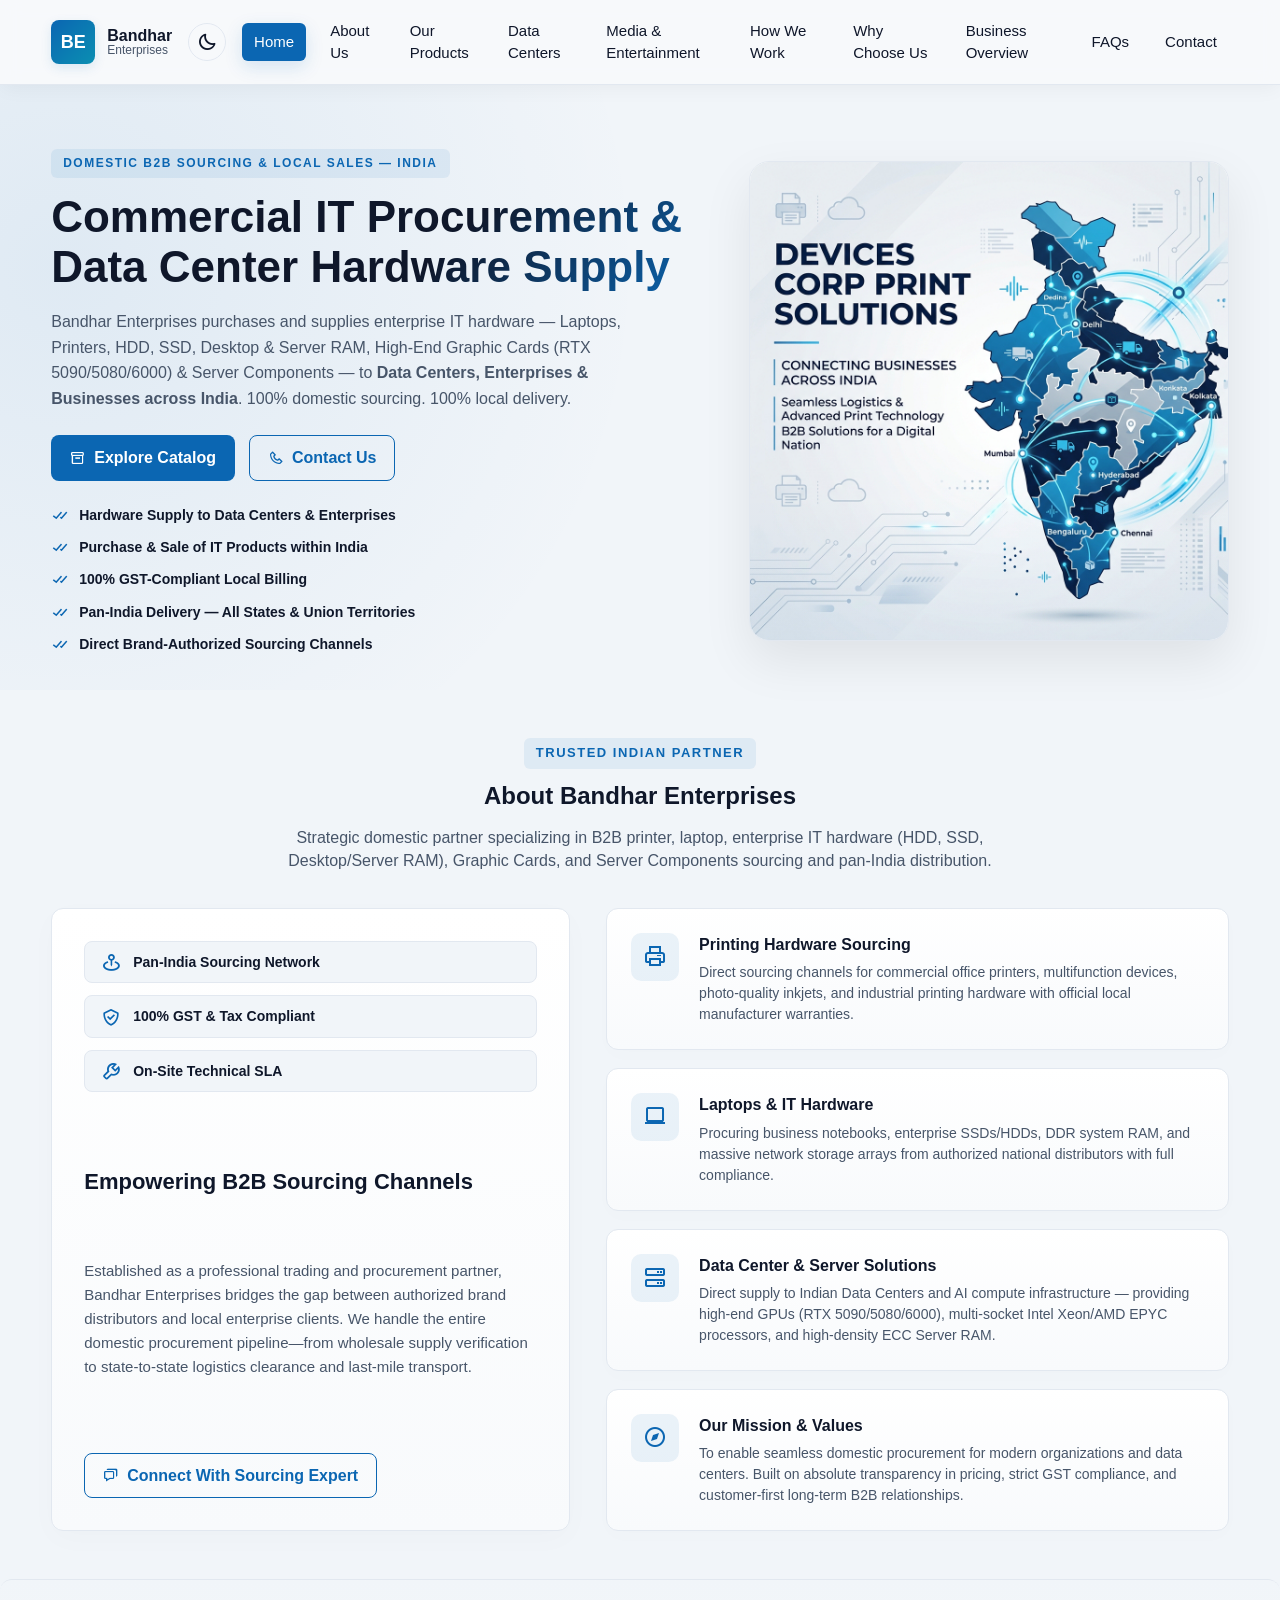
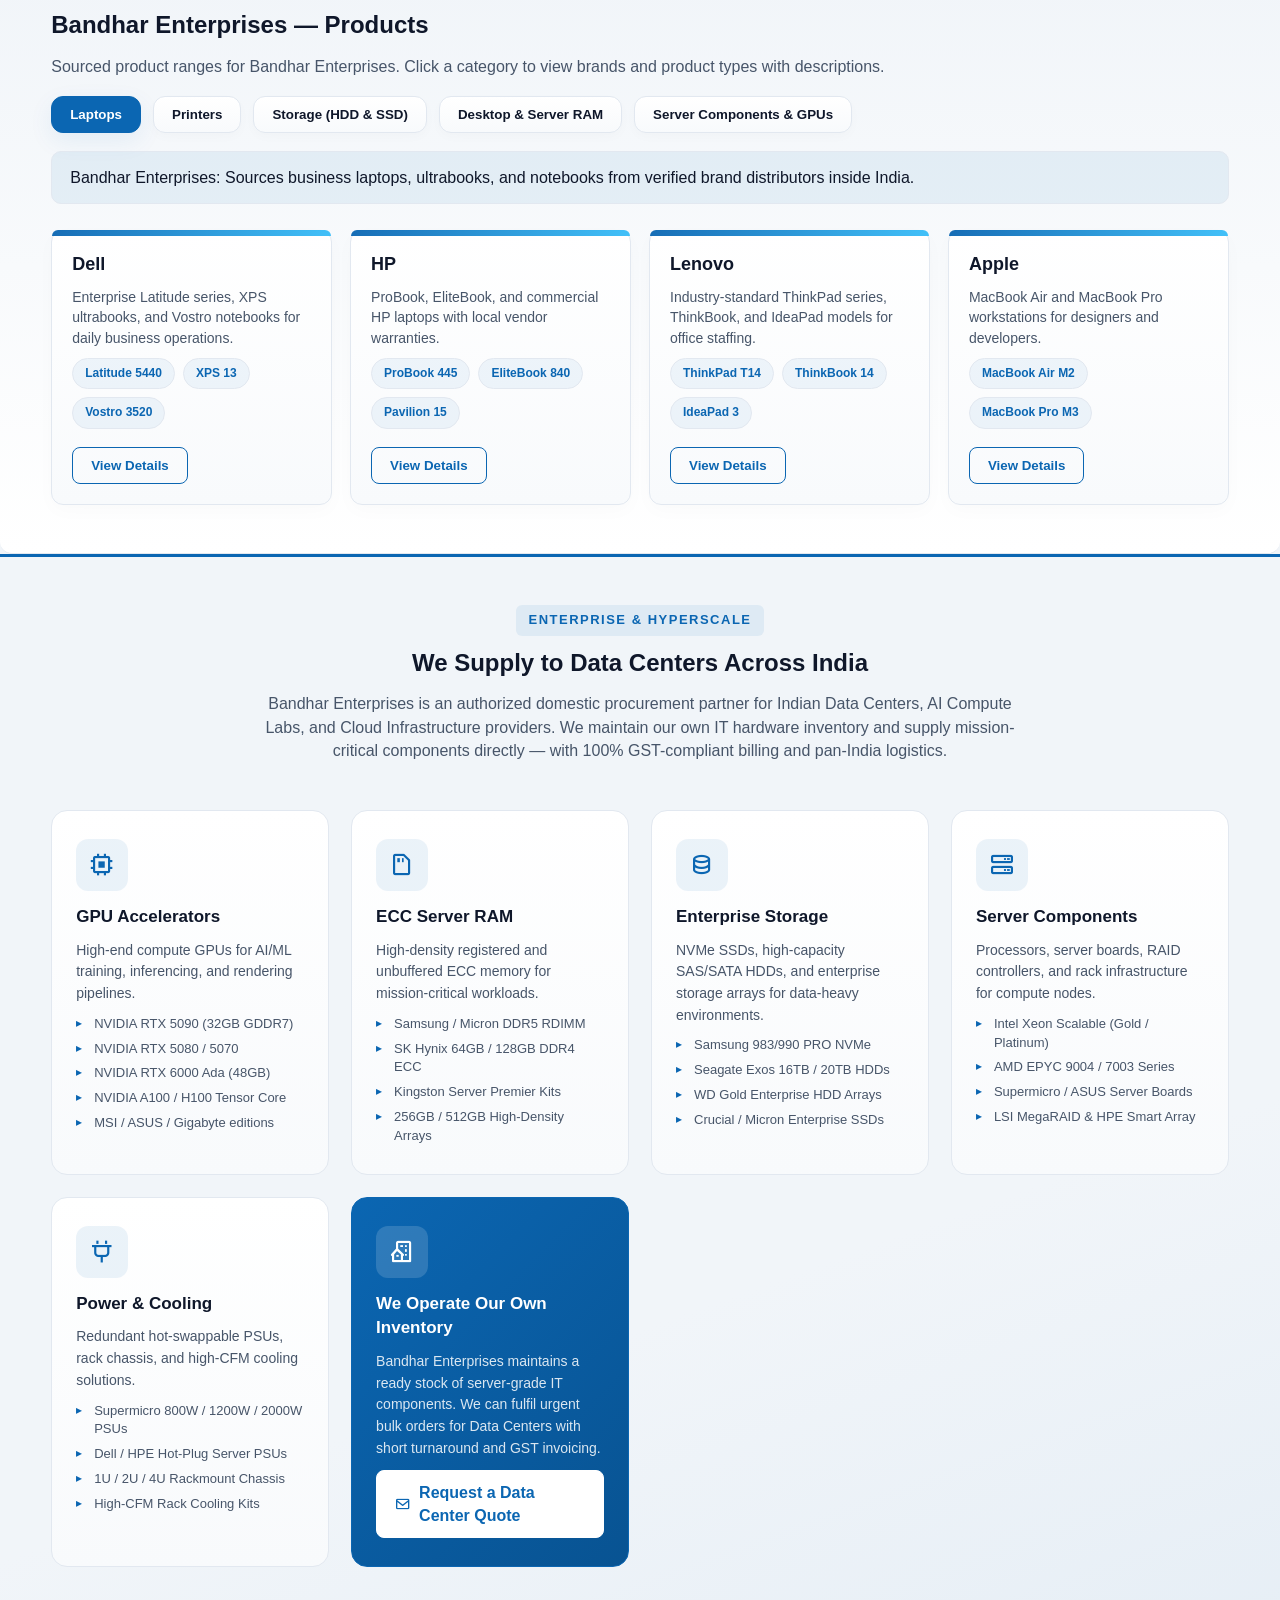
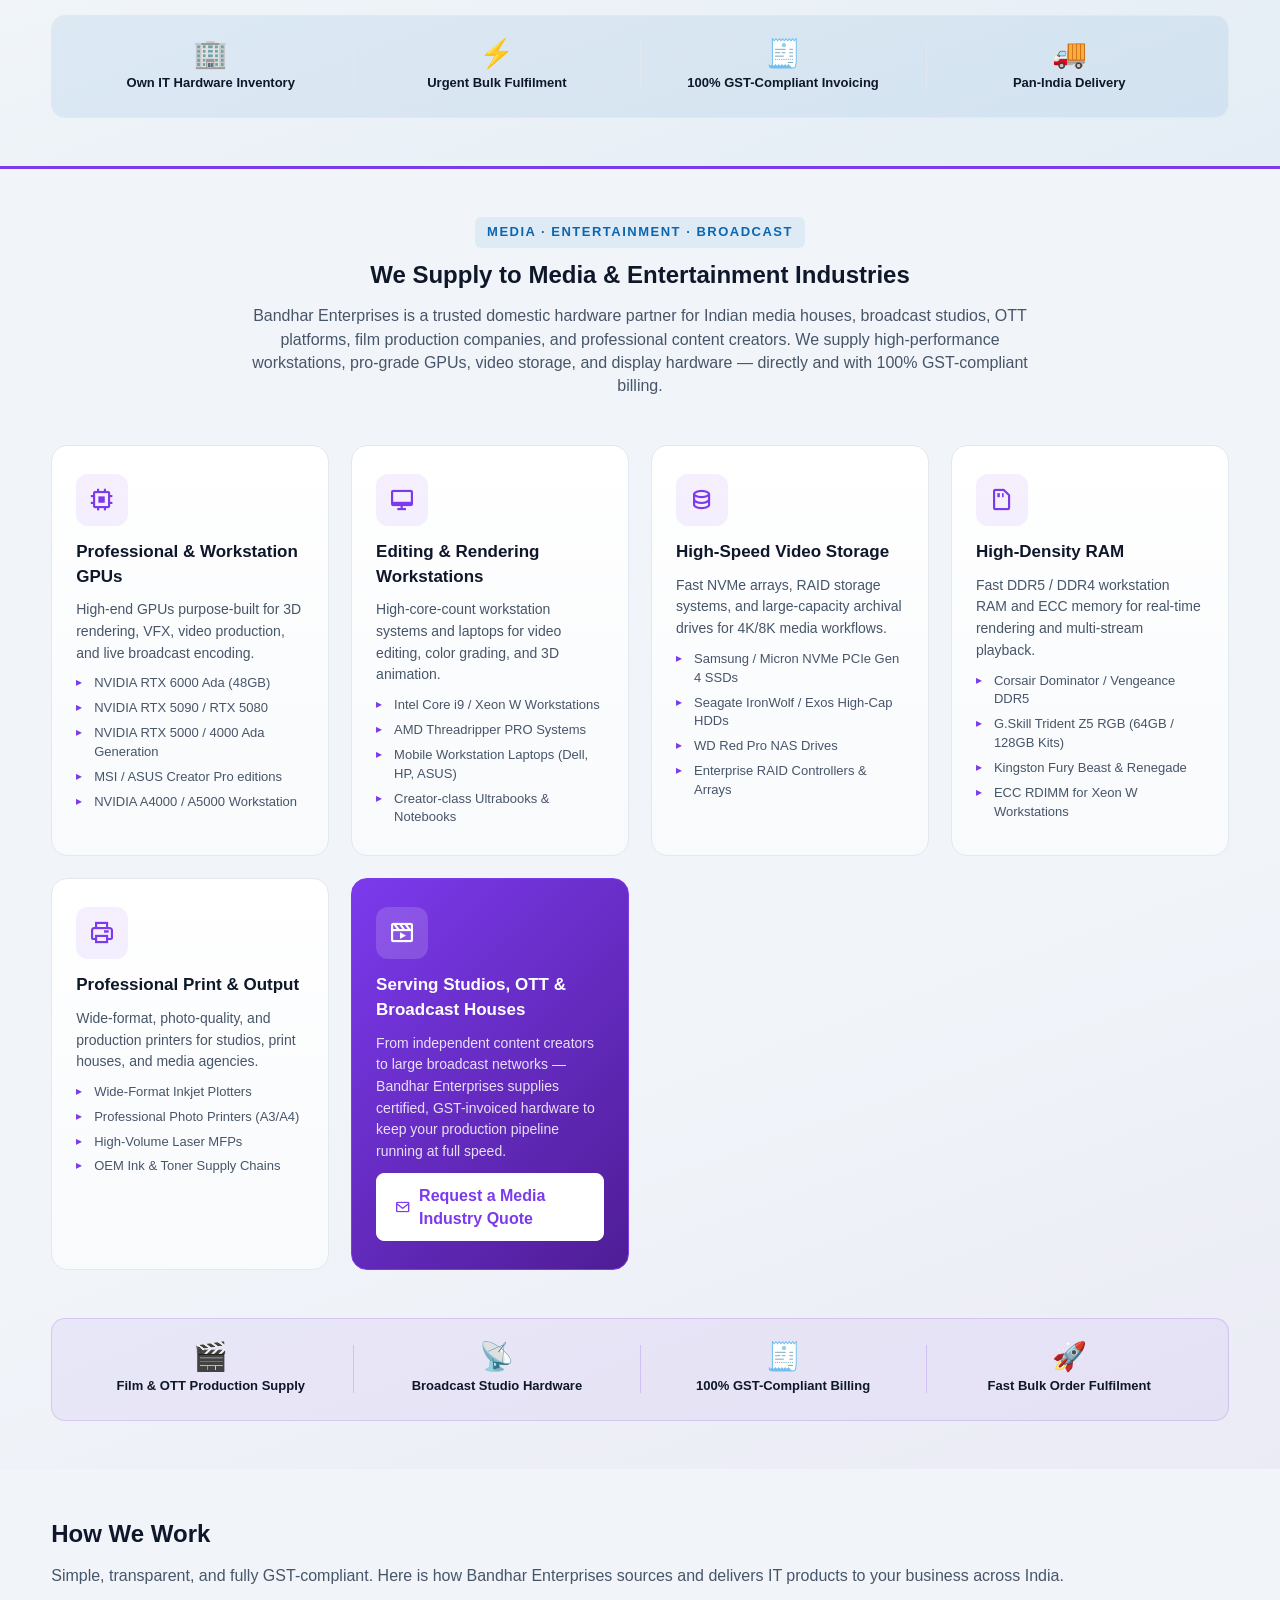
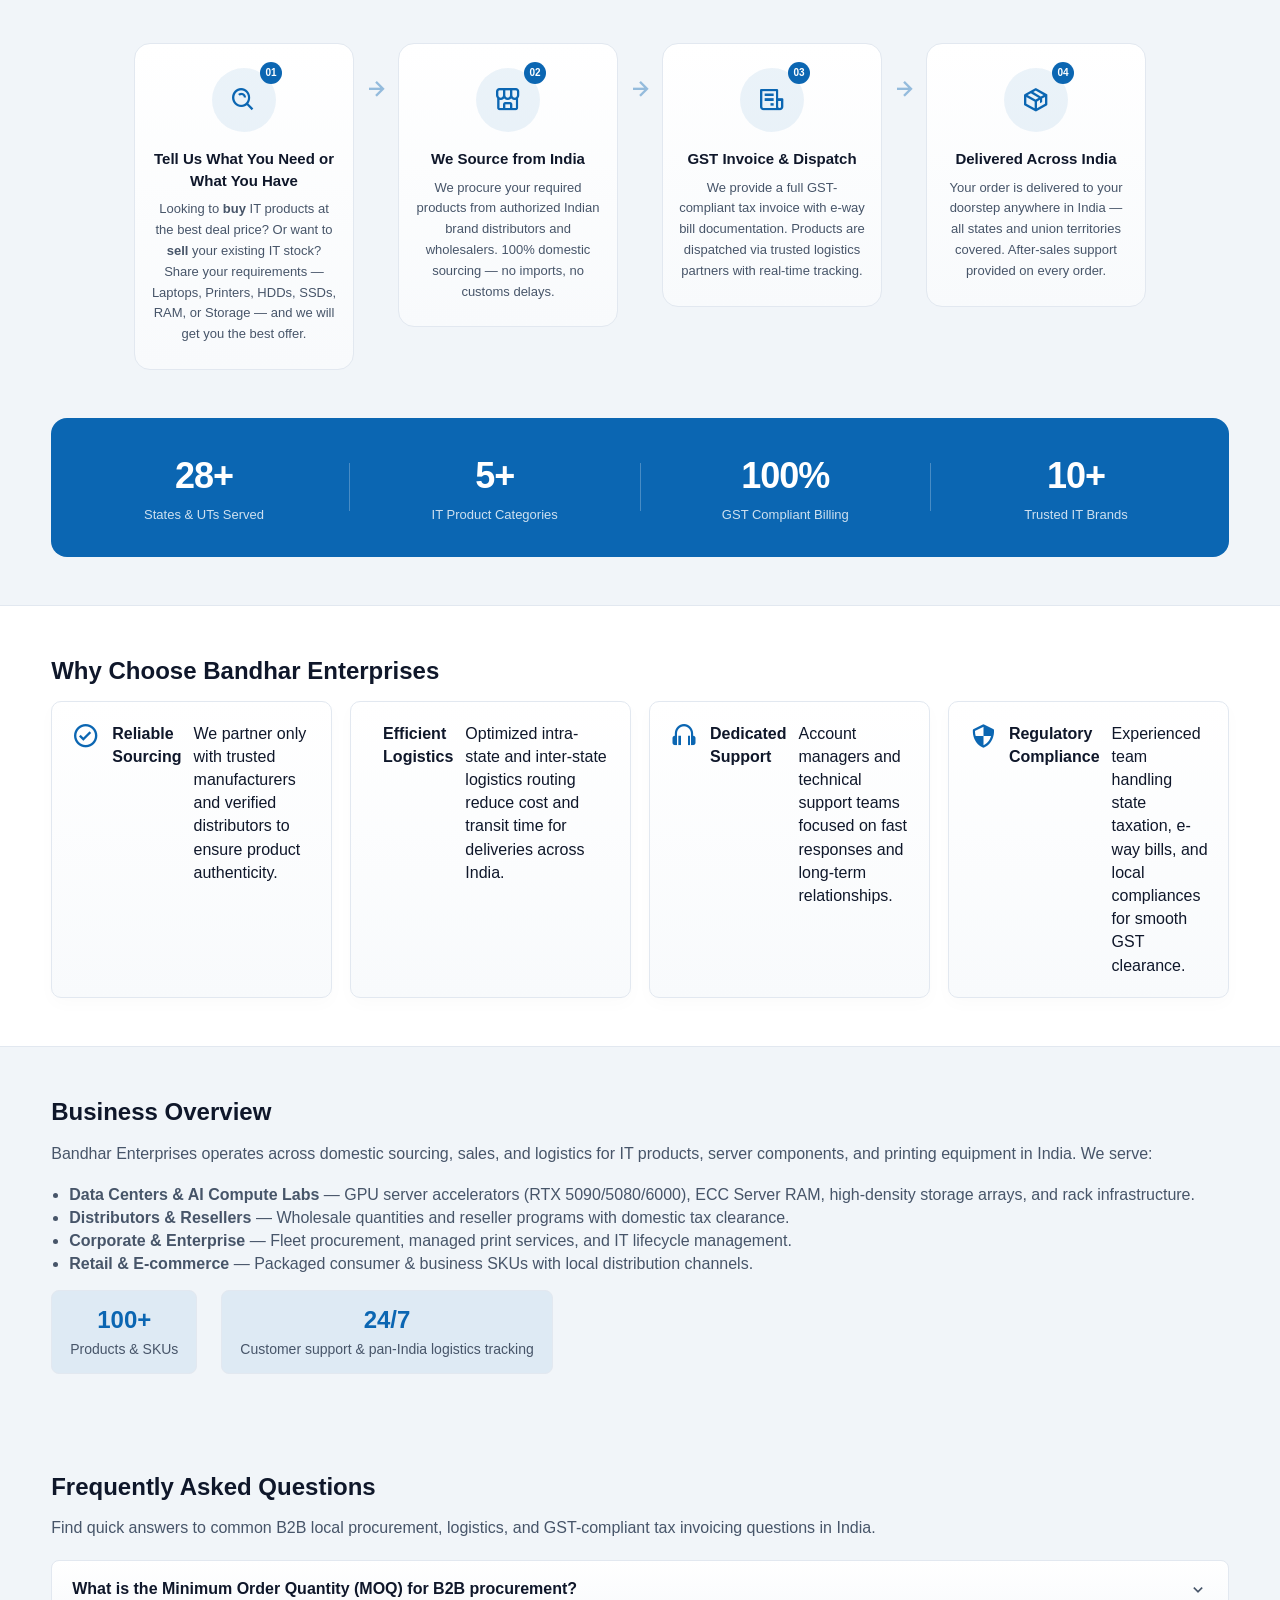
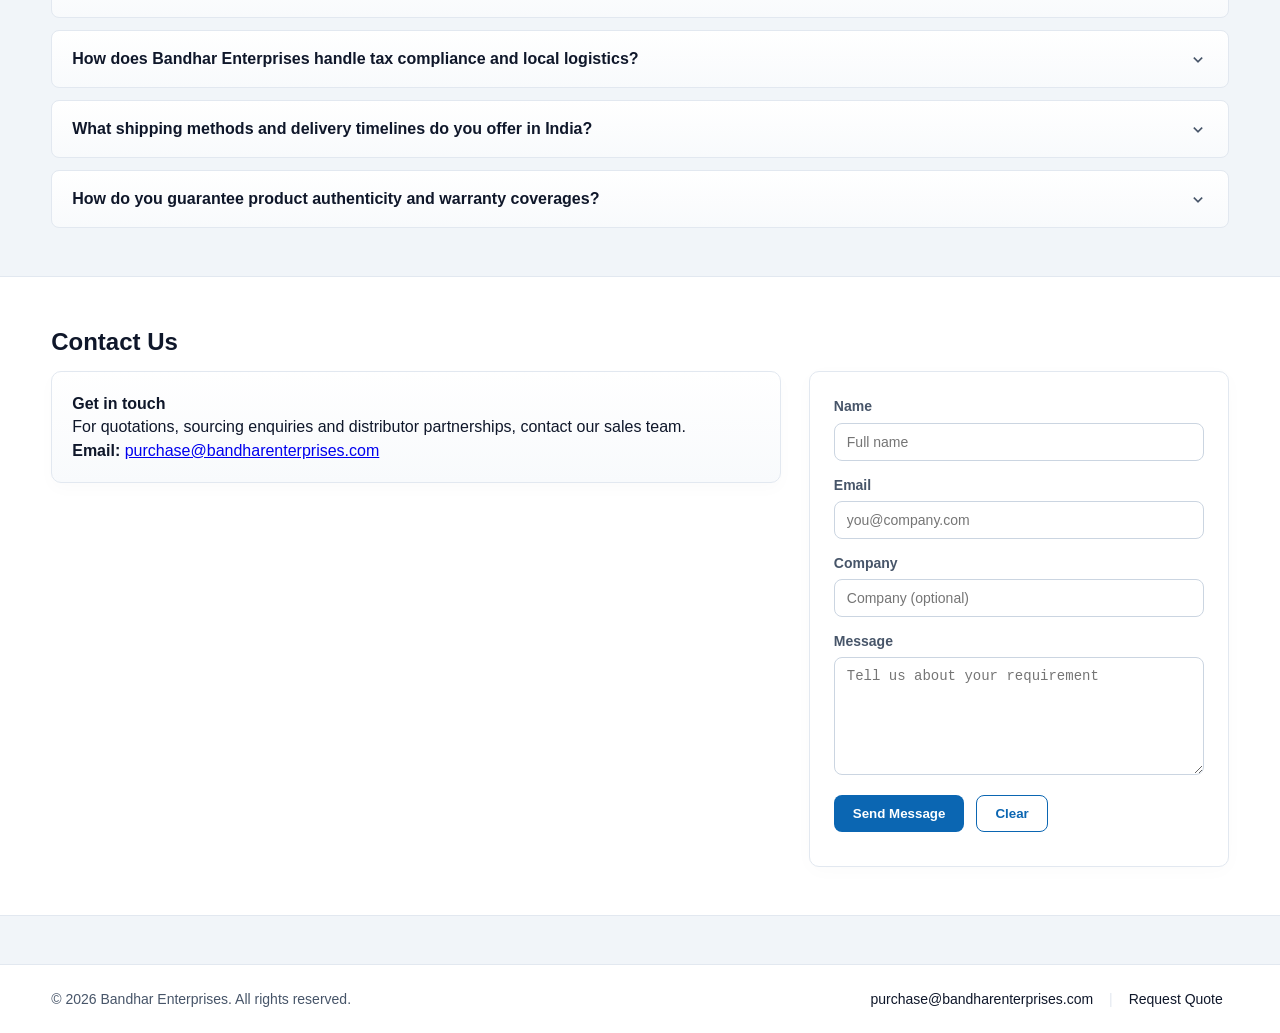
<file: index.html>
<!DOCTYPE html>
<!-- Bandhar Enterprises v1.0.1 -->
<html lang="en">
<head>
  <meta charset="utf-8" />
  <meta name="viewport" content="width=device-width,initial-scale=1" />
  <title>Bandhar Enterprises — B2B Printer Sourcing & IT Hardware Procurement India</title>

  <!-- SEO Metadata -->
  <meta name="description" content="Bandhar Enterprises is your trusted partner for commercial printer sourcing, wholesale office printing solutions, business IT hardware procurement, GST tax compliance, and pan-India logistics." />
  <meta name="keywords" content="printer sourcing India, wholesale printers, B2B IT hardware India, commercial office printers, office laptops Pune, office printers Mumbai, local IT procurement, GST input tax credit, pan-India IT supply chain" />
  <meta name="robots" content="index, follow" />
  <meta name="author" content="Bandhar Enterprises" />

  <!-- Canonical URL -->
  <link rel="canonical" href="https://bandhar-enterprises.netlify.app/" />

  <!-- Sitemap reference -->
  <link rel="sitemap" type="application/xml" href="/sitemap.xml" />

  <!-- Geographic & Language targeting for India -->
  <meta name="geo.region" content="IN" />
  <meta name="geo.placename" content="India" />
  <meta name="language" content="English" />
  <meta name="revisit-after" content="7 days" />

  <!-- Google Search Console Verification -->
  <meta name="google-site-verification" content="google05a6a65c467ba237" />

  <!-- Open Graph / Facebook -->
  <meta property="og:type" content="website" />
  <meta property="og:url" content="https://bandharenterprises.com/" />
  <meta property="og:title" content="Bandhar Enterprises — B2B Printer Sourcing & IT Hardware Procurement India" />
  <meta property="og:description" content="Get high-quality commercial printers, laptops, and IT hardware sourced domestically in India with 100% GST-compliant billing, express logistics, and local warranty support." />
  <meta property="og:image" content="hero_india_local.png" />

  <!-- Twitter -->
  <meta property="twitter:card" content="summary_large_image" />
  <meta property="twitter:url" content="https://bandharenterprises.com/" />
  <meta property="twitter:title" content="Bandhar Enterprises — B2B Printer Sourcing & IT Hardware Procurement India" />
  <meta property="twitter:description" content="Get high-quality commercial printers, laptops, and IT hardware sourced domestically in India with 100% GST-compliant billing, express logistics, and local warranty support." />
  <meta property="twitter:image" content="hero_india_local.png" />

  <!-- Styles -->
  <link rel="stylesheet" href="style.css?v=2.4" />

  <!-- Icons -->
  <link href="https://unpkg.com/boxicons@2.1.4/css/boxicons.min.css" rel="stylesheet" />

  <!-- Schema.org B2B JSON-LD -->
  <script type="application/ld+json">
  {
    "@context": "https://schema.org",
    "@type": "Organization",
    "name": "Bandhar Enterprises",
    "alternateName": "Bandhar Enterprises Sourcing & Distribution",
    "url": "https://bandharenterprises.com",
    "logo": "https://bandharenterprises.com/hero_india_local.png",
    "description": "Bandhar Enterprises is a leading B2B sourcing partner in India, supplying verified commercial printers, office laptops, consumer electronics, and enterprise hardware.",
    "contactPoint": {
      "@type": "ContactPoint",
      "email": "purchase@bandharenterprises.com",
      "contactType": "sales",
      "areaServed": "IN",
      "availableLanguage": ["en", "hi"]
    }
  }
  </script>
</head>
<body>
  <!-- Header -->
  <header class="site-header">
    <div class="container header-inner">
      <a class="brand" href="#home">
        <div class="brand-logo" aria-hidden="true">BE</div>
        <div class="brand-text">
          <span class="company">Bandhar</span>
          <span class="line">Enterprises</span>
        </div>
      </a>

      <div class="header-controls">
        <button id="themeToggle" class="theme-toggle-btn" aria-label="Toggle light and dark theme">
          <i class='bx bx-moon' id="themeIcon"></i>
        </button>
        <button class="nav-toggle" id="navToggle" aria-label="Toggle navigation">
          <i class='bx bx-menu'></i>
        </button>
      </div>

      <nav class="nav" id="nav">
        <a href="#home" class="nav-link active">Home</a>
        <a href="#about" class="nav-link">About Us</a>
        <a href="#products-bandhar" class="nav-link">Our Products</a>
        <a href="#datacenter" class="nav-link">Data Centers</a>
        <a href="#media-industry" class="nav-link">Media & Entertainment</a>
        <a href="#how-we-work" class="nav-link">How We Work</a>
        <a href="#why" class="nav-link">Why Choose Us</a>
        <a href="#overview" class="nav-link">Business Overview</a>
        <a href="#faq" class="nav-link">FAQs</a>
        <a href="#contact" class="nav-link">Contact</a>
      </nav>
    </div>
  </header>

  <!-- Hero -->
  <section id="home" class="hero reveal-on-scroll">
    <div class="container hero-grid">
      <div class="hero-content">
        <span class="hero-tagline">Domestic B2B Sourcing & Local Sales — India</span>
        <h1>Commercial IT Procurement & Data Center Hardware Supply</h1>
        <p class="subtitle">
          Bandhar Enterprises purchases and supplies enterprise IT hardware — Laptops, Printers, HDD, SSD, Desktop & Server RAM, High-End Graphic Cards (RTX 5090/5080/6000) & Server Components — to <strong>Data Centers, Enterprises & Businesses across India</strong>. 100% domestic sourcing. 100% local delivery.
        </p>
        
        <div class="hero-ctas">
          <a class="btn btn-primary" href="#products-bandhar">
            <i class='bx bx-box'></i> Explore Catalog
          </a>
          <a class="btn btn-outline" href="#contact">
            <i class='bx bx-phone'></i> Contact Us
          </a>
        </div>

        <ul class="hero-features-list">
          <li><i class='bx bx-check-double'></i> <span>Hardware Supply to Data Centers & Enterprises</span></li>
          <li><i class='bx bx-check-double'></i> <span>Purchase & Sale of IT Products within India</span></li>
          <li><i class='bx bx-check-double'></i> <span>100% GST-Compliant Local Billing</span></li>
          <li><i class='bx bx-check-double'></i> <span>Pan-India Delivery — All States & Union Territories</span></li>
          <li><i class='bx bx-check-double'></i> <span>Direct Brand-Authorized Sourcing Channels</span></li>
        </ul>
      </div>

      <div class="hero-visual" aria-hidden="true">
        <div class="hero-image-wrapper">
          <img src="hero_india_local.png" alt="Bandhar Enterprises Local India Printer Sourcing" class="hero-img" />
          <div class="hero-gradient-glow"></div>
        </div>
      </div>
    </div>
  </section>

  <!-- About -->
  <section id="about" class="section reveal-on-scroll">
    <div class="container">
      <div class="about-section-header">
        <span class="section-tagline">Trusted Indian Partner</span>
        <h2 class="section-title">About Bandhar Enterprises</h2>
        <p class="lead">
          Strategic domestic partner specializing in B2B printer, laptop, enterprise IT hardware (HDD, SSD, Desktop/Server RAM), Graphic Cards, and Server Components sourcing and pan-India distribution.
        </p>
      </div>

      <div class="about-flex-layout">
        <!-- Left Column: Interactive Brand Sourcing Card -->
        <div class="about-brand-card">
          <div class="brand-badge-list">
            <div class="brand-badge">
              <i class='bx bx-map-pin'></i>
              <span>Pan-India Sourcing Network</span>
            </div>
            <div class="brand-badge">
              <i class='bx bx-check-shield'></i>
              <span>100% GST & Tax Compliant</span>
            </div>
            <div class="brand-badge">
              <i class='bx bx-wrench'></i>
              <span>On-Site Technical SLA</span>
            </div>
          </div>
          <h3>Empowering B2B Sourcing Channels</h3>
          <p>
            Established as a professional trading and procurement partner, Bandhar Enterprises bridges the gap between authorized brand distributors and local enterprise clients. We handle the entire domestic procurement pipeline—from wholesale supply verification to state-to-state logistics clearance and last-mile transport.
          </p>
          <div class="about-cta-subtext">
            <a href="#contact" class="btn btn-outline"><i class='bx bx-chat'></i> Connect With Sourcing Expert</a>
          </div>
        </div>

        <!-- Right Column: Interactive Feature Blocks -->
        <div class="about-features-container">
          <div class="about-feature-box">
            <div class="about-feature-icon">
              <i class='bx bx-printer'></i>
            </div>
            <div class="about-feature-content">
              <h4>Printing Hardware Sourcing</h4>
              <p>Direct sourcing channels for commercial office printers, multifunction devices, photo-quality inkjets, and industrial printing hardware with official local manufacturer warranties.</p>
            </div>
          </div>

          <div class="about-feature-box">
            <div class="about-feature-icon">
              <i class='bx bx-laptop'></i>
            </div>
            <div class="about-feature-content">
              <h4>Laptops & IT Hardware</h4>
              <p>Procuring business notebooks, enterprise SSDs/HDDs, DDR system RAM, and massive network storage arrays from authorized national distributors with full compliance.</p>
            </div>
          </div>

          <div class="about-feature-box">
            <div class="about-feature-icon">
              <i class='bx bx-server'></i>
            </div>
            <div class="about-feature-content">
              <h4>Data Center & Server Solutions</h4>
              <p>Direct supply to Indian Data Centers and AI compute infrastructure — providing high-end GPUs (RTX 5090/5080/6000), multi-socket Intel Xeon/AMD EPYC processors, and high-density ECC Server RAM.</p>
            </div>
          </div>

          <div class="about-feature-box">
            <div class="about-feature-icon">
              <i class='bx bx-compass'></i>
            </div>
            <div class="about-feature-content">
              <h4>Our Mission & Values</h4>
              <p>To enable seamless domestic procurement for modern organizations and data centers. Built on absolute transparency in pricing, strict GST compliance, and customer-first long-term B2B relationships.</p>
            </div>
          </div>
        </div>
      </div>
    </div>
  </section>

  <!-- Products — Bandhar Enterprises -->
  <section id="products-bandhar" class="section section-alt products-creative bandhar-creative">
    <div class="container">
      <h2 class="section-title">Bandhar Enterprises — Products</h2>
      <p class="lead">Sourced product ranges for Bandhar Enterprises. Click a category to view brands and product types with descriptions.</p>

      <div class="product-tabs-bandhar" role="tablist" aria-label="Bandhar product categories">
        <button class="tab-bandhar active" data-category="laptops" role="tab" aria-selected="true">Laptops</button>
        <button class="tab-bandhar" data-category="printers" role="tab" aria-selected="false">Printers</button>
        <button class="tab-bandhar" data-category="storage" role="tab" aria-selected="false">Storage (HDD & SSD)</button>
        <button class="tab-bandhar" data-category="memory" role="tab" aria-selected="false">Desktop & Server RAM</button>
        <button class="tab-bandhar" data-category="servers" role="tab" aria-selected="false">Server Components & GPUs</button>
      </div>

      <div id="productContentBandhar" class="product-content">
        <!-- JS will render Bandhar category details here -->
      </div>
    </div>

    <!-- Modal for Bandhar details -->
    <div id="productModalBandhar" class="product-modal" aria-hidden="true">
      <div class="modal-backdrop" id="modalBackdropBandhar"></div>
      <div class="modal-panel" role="dialog" aria-modal="true" aria-labelledby="modalTitleBandhar">
        <button class="modal-close" id="modalCloseBandhar" aria-label="Close">&times;</button>
        <h3 id="modalTitleBandhar"></h3>
        <p id="modalDescBandhar"></p>
        <div id="modalTypesBandhar" class="modal-types"></div>
      </div>
    </div>
  </section>
  <!-- ===== DATA CENTERS SECTION ===== -->
  <section id="datacenter" class="section datacenter-section reveal-on-scroll">
    <div class="container">

      <div class="datacenter-header">
        <span class="section-tagline">Enterprise & Hyperscale</span>
        <h2 class="section-title">We Supply to Data Centers Across India</h2>
        <p class="lead">
          Bandhar Enterprises is an authorized domestic procurement partner for Indian Data Centers, AI Compute Labs, and Cloud Infrastructure providers. We maintain our own IT hardware inventory and supply mission-critical components directly — with 100% GST-compliant billing and pan-India logistics.
        </p>
      </div>

      <!-- What we supply grid -->
      <div class="dc-grid">

        <div class="dc-card">
          <div class="dc-card-icon"><i class='bx bx-chip'></i></div>
          <h3>GPU Accelerators</h3>
          <p>High-end compute GPUs for AI/ML training, inferencing, and rendering pipelines.</p>
          <ul>
            <li>NVIDIA RTX 5090 (32GB GDDR7)</li>
            <li>NVIDIA RTX 5080 / 5070</li>
            <li>NVIDIA RTX 6000 Ada (48GB)</li>
            <li>NVIDIA A100 / H100 Tensor Core</li>
            <li>MSI / ASUS / Gigabyte editions</li>
          </ul>
        </div>

        <div class="dc-card">
          <div class="dc-card-icon"><i class='bx bx-memory-card'></i></div>
          <h3>ECC Server RAM</h3>
          <p>High-density registered and unbuffered ECC memory for mission-critical workloads.</p>
          <ul>
            <li>Samsung / Micron DDR5 RDIMM</li>
            <li>SK Hynix 64GB / 128GB DDR4 ECC</li>
            <li>Kingston Server Premier Kits</li>
            <li>256GB / 512GB High-Density Arrays</li>
          </ul>
        </div>

        <div class="dc-card">
          <div class="dc-card-icon"><i class='bx bx-data'></i></div>
          <h3>Enterprise Storage</h3>
          <p>NVMe SSDs, high-capacity SAS/SATA HDDs, and enterprise storage arrays for data-heavy environments.</p>
          <ul>
            <li>Samsung 983/990 PRO NVMe</li>
            <li>Seagate Exos 16TB / 20TB HDDs</li>
            <li>WD Gold Enterprise HDD Arrays</li>
            <li>Crucial / Micron Enterprise SSDs</li>
          </ul>
        </div>

        <div class="dc-card">
          <div class="dc-card-icon"><i class='bx bx-server'></i></div>
          <h3>Server Components</h3>
          <p>Processors, server boards, RAID controllers, and rack infrastructure for compute nodes.</p>
          <ul>
            <li>Intel Xeon Scalable (Gold / Platinum)</li>
            <li>AMD EPYC 9004 / 7003 Series</li>
            <li>Supermicro / ASUS Server Boards</li>
            <li>LSI MegaRAID & HPE Smart Array</li>
          </ul>
        </div>

        <div class="dc-card">
          <div class="dc-card-icon"><i class='bx bx-plug'></i></div>
          <h3>Power & Cooling</h3>
          <p>Redundant hot-swappable PSUs, rack chassis, and high-CFM cooling solutions.</p>
          <ul>
            <li>Supermicro 800W / 1200W / 2000W PSUs</li>
            <li>Dell / HPE Hot-Plug Server PSUs</li>
            <li>1U / 2U / 4U Rackmount Chassis</li>
            <li>High-CFM Rack Cooling Kits</li>
          </ul>
        </div>

        <div class="dc-card dc-card-cta">
          <div class="dc-card-icon"><i class='bx bx-building-house'></i></div>
          <h3>We Operate Our Own Inventory</h3>
          <p>Bandhar Enterprises maintains a ready stock of server-grade IT components. We can fulfil urgent bulk orders for Data Centers with short turnaround and GST invoicing.</p>
          <a href="#contact" class="btn btn-primary dc-cta-btn">
            <i class='bx bx-envelope'></i> Request a Data Center Quote
          </a>
        </div>

      </div>

      <!-- DC Stats bar -->
      <div class="dc-stats-row">
        <div class="dc-stat">
          <span class="dc-stat-num">🏢</span>
          <span class="dc-stat-label">Own IT Hardware Inventory</span>
        </div>
        <div class="dc-stat-sep"></div>
        <div class="dc-stat">
          <span class="dc-stat-num">⚡</span>
          <span class="dc-stat-label">Urgent Bulk Fulfilment</span>
        </div>
        <div class="dc-stat-sep"></div>
        <div class="dc-stat">
          <span class="dc-stat-num">🧾</span>
          <span class="dc-stat-label">100% GST-Compliant Invoicing</span>
        </div>
        <div class="dc-stat-sep"></div>
        <div class="dc-stat">
          <span class="dc-stat-num">🚚</span>
          <span class="dc-stat-label">Pan-India Delivery</span>
        </div>
      </div>

    </div>
  </section>

  <!-- ===== MEDIA, ENTERTAINMENT & PROFESSIONAL MEDIA SECTION ===== -->
  <section id="media-industry" class="section media-section reveal-on-scroll">
    <div class="container">

      <div class="media-header">
        <span class="section-tagline">Media · Entertainment · Broadcast</span>
        <h2 class="section-title">We Supply to Media & Entertainment Industries</h2>
        <p class="lead">
          Bandhar Enterprises is a trusted domestic hardware partner for Indian media houses, broadcast studios, OTT platforms, film production companies, and professional content creators. We supply high-performance workstations, pro-grade GPUs, video storage, and display hardware — directly and with 100% GST-compliant billing.
        </p>
      </div>

      <!-- Media hardware grid -->
      <div class="media-grid">

        <div class="media-card">
          <div class="media-card-icon"><i class='bx bx-chip'></i></div>
          <h3>Professional & Workstation GPUs</h3>
          <p>High-end GPUs purpose-built for 3D rendering, VFX, video production, and live broadcast encoding.</p>
          <ul>
            <li>NVIDIA RTX 6000 Ada (48GB)</li>
            <li>NVIDIA RTX 5090 / RTX 5080</li>
            <li>NVIDIA RTX 5000 / 4000 Ada Generation</li>
            <li>MSI / ASUS Creator Pro editions</li>
            <li>NVIDIA A4000 / A5000 Workstation</li>
          </ul>
        </div>

        <div class="media-card">
          <div class="media-card-icon"><i class='bx bx-desktop'></i></div>
          <h3>Editing & Rendering Workstations</h3>
          <p>High-core-count workstation systems and laptops for video editing, color grading, and 3D animation.</p>
          <ul>
            <li>Intel Core i9 / Xeon W Workstations</li>
            <li>AMD Threadripper PRO Systems</li>
            <li>Mobile Workstation Laptops (Dell, HP, ASUS)</li>
            <li>Creator-class Ultrabooks & Notebooks</li>
          </ul>
        </div>

        <div class="media-card">
          <div class="media-card-icon"><i class='bx bx-data'></i></div>
          <h3>High-Speed Video Storage</h3>
          <p>Fast NVMe arrays, RAID storage systems, and large-capacity archival drives for 4K/8K media workflows.</p>
          <ul>
            <li>Samsung / Micron NVMe PCIe Gen 4 SSDs</li>
            <li>Seagate IronWolf / Exos High-Cap HDDs</li>
            <li>WD Red Pro NAS Drives</li>
            <li>Enterprise RAID Controllers & Arrays</li>
          </ul>
        </div>

        <div class="media-card">
          <div class="media-card-icon"><i class='bx bx-memory-card'></i></div>
          <h3>High-Density RAM</h3>
          <p>Fast DDR5 / DDR4 workstation RAM and ECC memory for real-time rendering and multi-stream playback.</p>
          <ul>
            <li>Corsair Dominator / Vengeance DDR5</li>
            <li>G.Skill Trident Z5 RGB (64GB / 128GB Kits)</li>
            <li>Kingston Fury Beast & Renegade</li>
            <li>ECC RDIMM for Xeon W Workstations</li>
          </ul>
        </div>

        <div class="media-card">
          <div class="media-card-icon"><i class='bx bx-printer'></i></div>
          <h3>Professional Print & Output</h3>
          <p>Wide-format, photo-quality, and production printers for studios, print houses, and media agencies.</p>
          <ul>
            <li>Wide-Format Inkjet Plotters</li>
            <li>Professional Photo Printers (A3/A4)</li>
            <li>High-Volume Laser MFPs</li>
            <li>OEM Ink & Toner Supply Chains</li>
          </ul>
        </div>

        <div class="media-card media-card-cta">
          <div class="media-card-icon"><i class='bx bx-movie-play'></i></div>
          <h3>Serving Studios, OTT & Broadcast Houses</h3>
          <p>From independent content creators to large broadcast networks — Bandhar Enterprises supplies certified, GST-invoiced hardware to keep your production pipeline running at full speed.</p>
          <a href="#contact" class="btn btn-primary media-cta-btn">
            <i class='bx bx-envelope'></i> Request a Media Industry Quote
          </a>
        </div>

      </div>

      <!-- Media Stats bar -->
      <div class="media-stats-row">
        <div class="media-stat">
          <span class="media-stat-num">🎬</span>
          <span class="media-stat-label">Film & OTT Production Supply</span>
        </div>
        <div class="media-stat-sep"></div>
        <div class="media-stat">
          <span class="media-stat-num">📡</span>
          <span class="media-stat-label">Broadcast Studio Hardware</span>
        </div>
        <div class="media-stat-sep"></div>
        <div class="media-stat">
          <span class="media-stat-num">🧾</span>
          <span class="media-stat-label">100% GST-Compliant Billing</span>
        </div>
        <div class="media-stat-sep"></div>
        <div class="media-stat">
          <span class="media-stat-num">🚀</span>
          <span class="media-stat-label">Fast Bulk Order Fulfilment</span>
        </div>
      </div>

    </div>
  </section>

  <!-- How We Work -->
  <section id="how-we-work" class="section reveal-on-scroll">
    <div class="container">
      <h2 class="section-title">How We Work</h2>
      <p class="lead">Simple, transparent, and fully GST-compliant. Here is how Bandhar Enterprises sources and delivers IT products to your business across India.</p>

      <div class="process-steps">

        <div class="process-step">
          <div class="process-icon">
            <i class='bx bx-search-alt'></i>
            <span class="step-number">01</span>
          </div>
          <h3>Tell Us What You Need or What You Have</h3>
          <p>Looking to <strong>buy</strong> IT products at the best deal price? Or want to <strong>sell</strong> your existing IT stock? Share your requirements — Laptops, Printers, HDDs, SSDs, RAM, or Storage — and we will get you the best offer.</p>
        </div>

        <div class="process-connector"><i class='bx bx-right-arrow-alt'></i></div>

        <div class="process-step">
          <div class="process-icon">
            <i class='bx bx-store-alt'></i>
            <span class="step-number">02</span>
          </div>
          <h3>We Source from India</h3>
          <p>We procure your required products from authorized Indian brand distributors and wholesalers. 100% domestic sourcing — no imports, no customs delays.</p>
        </div>

        <div class="process-connector"><i class='bx bx-right-arrow-alt'></i></div>

        <div class="process-step">
          <div class="process-icon">
            <i class='bx bx-receipt'></i>
            <span class="step-number">03</span>
          </div>
          <h3>GST Invoice & Dispatch</h3>
          <p>We provide a full GST-compliant tax invoice with e-way bill documentation. Products are dispatched via trusted logistics partners with real-time tracking.</p>
        </div>

        <div class="process-connector"><i class='bx bx-right-arrow-alt'></i></div>

        <div class="process-step">
          <div class="process-icon">
            <i class='bx bx-package'></i>
            <span class="step-number">04</span>
          </div>
          <h3>Delivered Across India</h3>
          <p>Your order is delivered to your doorstep anywhere in India — all states and union territories covered. After-sales support provided on every order.</p>
        </div>

      </div>

      <!-- Stats Bar -->
      <div class="stats-bar">
        <div class="stat-item">
          <span class="stat-number">28+</span>
          <span class="stat-label">States & UTs Served</span>
        </div>
        <div class="stat-divider"></div>
        <div class="stat-item">
          <span class="stat-number">5+</span>
          <span class="stat-label">IT Product Categories</span>
        </div>
        <div class="stat-divider"></div>
        <div class="stat-item">
          <span class="stat-number">100%</span>
          <span class="stat-label">GST Compliant Billing</span>
        </div>
        <div class="stat-divider"></div>
        <div class="stat-item">
          <span class="stat-number">10+</span>
          <span class="stat-label">Trusted IT Brands</span>
        </div>
      </div>

    </div>
  </section>

  <!-- Why Choose Us -->
  <section id="why" class="section section-alt">
    <div class="container">
      <h2 class="section-title">Why Choose Bandhar Enterprises</h2>
      <div class="grid why-grid">
        <div class="why-item">
          <i class='bx bx-check-circle'></i>
          <h4>Reliable Sourcing</h4>
          <p>We partner only with trusted manufacturers and verified distributors to ensure product authenticity.</p>
        </div>
        <div class="why-item">
          <i class='bx bx-truck'></i>
          <h4>Efficient Logistics</h4>
          <p>Optimized intra-state and inter-state logistics routing reduce cost and transit time for deliveries across India.</p>
        </div>
        <div class="why-item">
          <i class='bx bx-headphone'></i>
          <h4>Dedicated Support</h4>
          <p>Account managers and technical support teams focused on fast responses and long-term relationships.</p>
        </div>
        <div class="why-item">
          <i class='bx bx-shield-quarter'></i>
          <h4>Regulatory Compliance</h4>
          <p>Experienced team handling state taxation, e-way bills, and local compliances for smooth GST clearance.</p>
        </div>
      </div>
    </div>
  </section>

  <!-- Business Overview -->
  <section id="overview" class="section">
    <div class="container">
      <h2 class="section-title">Business Overview</h2>
      <p class="lead">Bandhar Enterprises operates across domestic sourcing, sales, and logistics for IT products, server components, and printing equipment in India. We serve:</p>

      <ul class="overview-list">
        <li><strong>Data Centers & AI Compute Labs</strong> — GPU server accelerators (RTX 5090/5080/6000), ECC Server RAM, high-density storage arrays, and rack infrastructure.</li>
        <li><strong>Distributors & Resellers</strong> — Wholesale quantities and reseller programs with domestic tax clearance.</li>
        <li><strong>Corporate & Enterprise</strong> — Fleet procurement, managed print services, and IT lifecycle management.</li>
        <li><strong>Retail & E-commerce</strong> — Packaged consumer & business SKUs with local distribution channels.</li>
      </ul>

      <div class="overview-stats">
        <div>
          <strong>100+</strong>
          <span>Products & SKUs</span>
        </div>
        <div>
          <strong>24/7</strong>
          <span>Customer support & pan-India logistics tracking</span>
        </div>
      </div>
    </div>
  </section>

  <!-- FAQ Section -->
  <section id="faq" class="section reveal-on-scroll">
    <div class="container">
      <h2 class="section-title">Frequently Asked Questions</h2>
      <p class="lead">Find quick answers to common B2B local procurement, logistics, and GST-compliant tax invoicing questions in India.</p>
      
      <div class="faq-accordion">
        <div class="faq-item">
          <button class="faq-question" aria-expanded="false">
            <span>What is the Minimum Order Quantity (MOQ) for B2B procurement?</span>
            <i class='bx bx-chevron-down'></i>
          </button>
          <div class="faq-answer">
            <div class="faq-answer-content">
              <p>Our Minimum Order Quantity (MOQ) depends on the product category. For commercial printers, the MOQ starts at 5 units. For laptops and high-performance workstations, it starts at 10 units. For core components like RAM and storage arrays, it starts at 50 units. We offer special wholesale pricing tiers for larger bulk shipments.</p>
            </div>
          </div>
        </div>

        <div class="faq-item">
          <button class="faq-question" aria-expanded="false">
            <span>How does Bandhar Enterprises handle tax compliance and local logistics?</span>
            <i class='bx bx-chevron-down'></i>
          </button>
          <div class="faq-answer">
            <div class="faq-answer-content">
              <p>We manage all local state tax compliance, state-to-state e-way bills, and transit declarations. All billing invoices are 100% GST-compliant, allowing your business to claim seamless Input Tax Credit (ITC) for your IT infrastructure expenditure.</p>
            </div>
          </div>
        </div>

        <div class="faq-item">
          <button class="faq-question" aria-expanded="false">
            <span>What shipping methods and delivery timelines do you offer in India?</span>
            <i class='bx bx-chevron-down'></i>
          </button>
          <div class="faq-answer">
            <div class="faq-answer-content">
              <p>We offer two domestic options: Air Express and Surface Logistics. Air Express is recommended for urgent hardware needs, delivering within 1 to 3 business days to major metros. Surface Logistics (via road/rail) is optimized for large-scale corporate print setups, taking 5 to 7 business days.</p>
            </div>
          </div>
        </div>

        <div class="faq-item">
          <button class="faq-question" aria-expanded="false">
            <span>How do you guarantee product authenticity and warranty coverages?</span>
            <i class='bx bx-chevron-down'></i>
          </button>
          <div class="faq-answer">
            <div class="faq-answer-content">
              <p>We partner exclusively with brand-authorized national distributors and manufacturers in India. All hardware comes with official local manufacturer warranty coverages, eligible for direct support and diagnostics at authorized service centers across India.</p>
            </div>
          </div>
        </div>
      </div>
    </div>
  </section>

  <!-- Contact -->
  <section id="contact" class="section section-alt">
    <div class="container">
      <h2 class="section-title">Contact Us</h2>
      <div class="grid contact-grid">
        <div class="contact-card">
          <h4>Get in touch</h4>
          <p>For quotations, sourcing enquiries and distributor partnerships, contact our sales team.</p>
          <p><strong>Email:</strong> <a href="mailto:purchase@bandharenterprises.com">purchase@bandharenterprises.com</a><br/>
          <!-- <p><strong>Head Office:</strong> Pune, India</p> -->
        </div>

        <form id="contactForm" class="contact-form" novalidate>
          <label>
            <span>Name</span>
            <input type="text" id="name" name="name" placeholder="Full name" required />
          </label>

          <label>
            <span>Email</span>
            <input type="email" id="email" name="email" placeholder="you@company.com" required />
          </label>

          <label>
            <span>Company</span>
            <input type="text" id="company" name="company" placeholder="Company (optional)" />
          </label>

          <label>
            <span>Message</span>
            <textarea id="message" name="message" rows="6" placeholder="Tell us about your requirement" required></textarea>
          </label>

          <div class="form-actions">
            <button type="submit" class="btn btn-primary">Send Message</button>
            <button type="button" id="clearBtn" class="btn btn-outline">Clear</button>
          </div>

          <p id="formStatus" class="form-status" role="status" aria-live="polite"></p>
        </form>
      </div>
    </div>
  </section>

  <!-- Footer -->
  <footer class="site-footer">
    <div class="container footer-inner">
      <div class="footer-left">
        <p>&copy; <span id="year"></span> Bandhar Enterprises. All rights reserved.</p>
      </div>
      <div class="footer-right">
        <a href="mailto:purchase@bandharenterprises.com" class="footer-link">purchase@bandharenterprises.com</a>
        <span class="pipe">|</span>
        <a href="#contact" class="footer-link">Request Quote</a>
      </div>
    </div>
  </footer>

  <!-- Scroll to Top Button -->
  <button id="scrollToTop" class="scroll-to-top" aria-label="Scroll to top">
    <i class='bx bx-chevron-up'></i>
  </button>

  <!-- Scripts -->
  <script src="script.js?v=2.4"></script>
</body>
</html>
</file>
<file: style.css>
/* Bandhar Enterprises — styles.css
   Modern, B2B-optimized design with full responsive layout and Light/Dark themes
*/

:root {
  /* Light Theme Variables */
  --bg-body: #f1f5f9;
  --bg-header: rgba(248, 250, 252, 0.85);
  --bg-section-alt: #ffffff;
  --text-main: #0f172a;
  --text-muted: #475569;
  --border-color: #e2e8f0;
  --card-bg: linear-gradient(180deg, #ffffff, #f8fafc);
  --card-border: #e2e8f0;
  --accent-color: #0b66b2;
  --accent-hover: #085392;
  --accent-bg-soft: rgba(11, 102, 178, 0.08);
  --accent-text: #0b66b2;
  --header-shadow: 0 4px 20px -2px rgba(0, 0, 0, 0.05);
  --chip-bg: rgba(11, 102, 178, 0.06);
  --chip-text: #0b66b2;
  --input-bg: #ffffff;
  --input-border: #cbd5e1;
  --text-inverse: #ffffff;
}

[data-theme="dark"] {
  /* Dark Theme Variables */
  --bg-body: #090d16;
  --bg-header: rgba(15, 23, 42, 0.85);
  --bg-section-alt: #0f172a;
  --text-main: #f1f5f9;
  --text-muted: #94a3b8;
  --border-color: #1e293b;
  --card-bg: linear-gradient(180deg, #0f172a, #151f32);
  --card-border: #1e293b;
  --accent-color: #38bdf8;
  --accent-hover: #0ea5e9;
  --accent-bg-soft: rgba(56, 189, 248, 0.12);
  --accent-text: #38bdf8;
  --header-shadow: 0 4px 30px rgba(0, 0, 0, 0.25);
  --chip-bg: rgba(56, 189, 248, 0.08);
  --chip-text: #38bdf8;
  --input-bg: #1e293b;
  --input-border: #334155;
  --text-inverse: #0f172a;
}

/* Basic reset */
* { box-sizing: border-box; margin: 0; padding: 0; }
html, body { height: 100%; scroll-behavior: smooth; }
body {
  font-family: Inter, "Segoe UI", Roboto, "Helvetica Neue", Arial, sans-serif;
  color: var(--text-main);
  background: var(--bg-body);
  -webkit-font-smoothing: antialiased;
  -moz-osx-font-smoothing: grayscale;
  line-height: 1.45;
  font-size: 16px;
  transition: background-color 0.3s ease, color 0.3s ease;
}

/* Utility container */
.container { width: 92%; max-width: 1200px; margin: 0 auto; }

/* Header */
.site-header {
  position: sticky;
  top: 0;
  background: var(--bg-header);
  border-bottom: 1px solid var(--border-color);
  backdrop-filter: blur(10px);
  -webkit-backdrop-filter: blur(10px);
  box-shadow: var(--header-shadow);
  z-index: 1000;
  transition: background-color 0.3s ease, border-color 0.3s ease, box-shadow 0.3s ease;
}
.header-inner {
  display: flex;
  align-items: center;
  justify-content: space-between;
  gap: 1rem;
  padding: 12px 0;
}

/* Brand */
.brand { display: flex; align-items: center; gap: 12px; text-decoration: none; color: var(--text-main); transition: color 0.3s ease; }
.brand-logo {
  width: 44px; height: 44px; border-radius: 8px;
  background: linear-gradient(135deg, #0b66b2 0%, #0b8fb2 100%);
  color: white; display: flex; align-items: center; justify-content: center;
  font-weight: 700; font-size: 18px;
  box-shadow: 0 4px 12px rgba(11, 103, 178, 0.12);
}
.brand-text { line-height: 1; }
.brand-text .company { display: block; font-weight: 700; font-size: 16px; }
.brand-text .line { display: block; font-size: 12px; color: var(--text-muted); transition: color 0.3s ease; }

/* Header Controls & Theme Toggle */
.header-controls {
  display: flex;
  align-items: center;
  gap: 10px;
}
.theme-toggle-btn {
  background: transparent;
  border: 1px solid var(--border-color);
  color: var(--text-main);
  font-size: 20px;
  width: 38px;
  height: 38px;
  border-radius: 50%;
  cursor: pointer;
  display: flex;
  align-items: center;
  justify-content: center;
  transition: background-color 0.2s, border-color 0.2s, color 0.2s, transform 0.2s;
}
.theme-toggle-btn:hover {
  background: var(--accent-bg-soft);
  border-color: var(--accent-color);
  color: var(--accent-text);
  transform: scale(1.05);
}

/* Navigation */
.nav { display: flex; gap: 12px; align-items: center; }
.nav-link { color: var(--text-main); text-decoration: none; padding: 8px 12px; font-size: 15px; border-radius: 6px; transition: background-color 0.2s, color 0.2s; }
.nav-link:hover { background: var(--accent-bg-soft); color: var(--accent-text); }
.nav-link.active { background: var(--accent-color); color: var(--text-inverse); box-shadow: 0 6px 18px rgba(11, 102, 178, 0.15); }

/* Mobile toggle */
.nav-toggle { display: none; background: transparent; border: 0; font-size: 22px; color: var(--text-main); cursor: pointer; }

/* Hero */
.hero {
  padding: 64px 0 36px;
  background: radial-gradient(circle at 5% 30%, var(--accent-bg-soft) 0%, transparent 45%);
}
.hero-grid { display: grid; grid-template-columns: 1.15fr 0.85fr; gap: 48px; align-items: center; }
.hero-tagline {
  display: inline-block;
  font-size: 12px;
  font-weight: 800;
  text-transform: uppercase;
  color: var(--accent-text);
  letter-spacing: 1.5px;
  background: var(--accent-bg-soft);
  padding: 6px 12px;
  border-radius: 6px;
  margin-bottom: 14px;
}
.hero-content h1 {
  font-size: 44px;
  color: var(--text-main);
  margin-bottom: 16px;
  font-weight: 900;
  line-height: 1.15;
  background: linear-gradient(135deg, var(--text-main) 60%, var(--accent-color));
  -webkit-background-clip: text;
  -webkit-text-fill-color: transparent;
}
.hero .subtitle { color: var(--text-muted); margin-bottom: 24px; font-size: 16px; max-width: 600px; line-height: 1.6; transition: color 0.3s ease; }
.hero-ctas { display: flex; gap: 14px; margin-bottom: 24px; }
.btn {
  display: inline-flex; align-items: center; justify-content: center; gap: 8px;
  padding: 10px 18px; font-weight: 600; border-radius: 8px;
  text-decoration: none; cursor: pointer; border: 1px solid transparent;
  transition: all 0.2s ease;
}
.btn-primary { background: var(--accent-color); color: var(--text-inverse); border-color: rgba(11, 102, 178, 0.15); }
.btn-primary:hover { transform: translateY(-2px); background: var(--accent-hover); box-shadow: 0 8px 20px var(--accent-bg-soft); }
.btn-outline { background: transparent; color: var(--accent-text); border-color: var(--accent-color); }
.btn-outline:hover { background: var(--accent-bg-soft); }

.hero-features-list {
  list-style: none;
  display: flex;
  flex-direction: column;
  gap: 12px;
}
.hero-features-list li {
  display: flex;
  align-items: center;
  gap: 10px;
  font-size: 14px;
  font-weight: 700;
  color: var(--text-main);
}
.hero-features-list li i {
  color: var(--accent-text);
  font-size: 18px;
}

/* Hero visual */
.hero-visual {
  position: relative;
}
.hero-image-wrapper {
  position: relative;
  width: 100%;
  max-width: 480px;
  border-radius: 20px;
  overflow: hidden;
  box-shadow: 0 20px 50px rgba(0, 0, 0, 0.08);
  border: 1px solid var(--border-color);
  background: var(--bg-section-alt);
  transition: all 0.3s ease;
}
.hero-image-wrapper:hover {
  transform: translateY(-6px) scale(1.01);
  box-shadow: 0 30px 60px rgba(0, 0, 0, 0.12);
}
.hero-img { width: 100%; height: auto; object-fit: cover; display: block; filter: brightness(1.0); transition: filter 0.3s ease; }
[data-theme="dark"] .hero-img { filter: brightness(0.9); }
.hero-gradient-glow {
  position: absolute;
  inset: 0;
  background: linear-gradient(180deg, transparent 70%, rgba(11, 102, 178, 0.05));
  pointer-events: none;
}

/* Sections */
.section { padding: 48px 0; }
.section-alt { background: var(--bg-section-alt); border-top: 1px solid var(--border-color); border-bottom: 1px solid var(--border-color); transition: background-color 0.3s, border-color 0.3s; }
.section-title { font-size: 24px; color: var(--text-main); margin-bottom: 12px; font-weight: 800; position: relative; }
.lead { color: var(--text-muted); margin-bottom: 18px; transition: color 0.3s ease; }

/* Grids */
.grid { display: grid; gap: 18px; }
/* About Section Rebuild Styles */
.about-section-header {
  text-align: center;
  max-width: 720px;
  margin: 0 auto 36px;
}
.section-tagline {
  display: inline-block;
  font-size: 13px;
  font-weight: 800;
  text-transform: uppercase;
  color: var(--accent-text);
  letter-spacing: 1.5px;
  background: var(--accent-bg-soft);
  padding: 6px 12px;
  border-radius: 6px;
  margin-bottom: 10px;
}
.about-flex-layout {
  display: grid;
  grid-template-columns: 1fr 1.2fr;
  gap: 36px;
  align-items: stretch;
}
.about-brand-card {
  background: var(--card-bg);
  border: 1px solid var(--card-border);
  border-radius: 12px;
  padding: 32px;
  display: flex;
  flex-direction: column;
  justify-content: space-between;
  box-shadow: 0 8px 30px rgba(0, 0, 0, 0.02);
  transition: all 0.3s ease;
}
.about-brand-card:hover {
  transform: translateY(-4px);
  box-shadow: 0 15px 40px rgba(0, 0, 0, 0.05);
  border-color: var(--accent-color);
}
.brand-badge-list {
  display: flex;
  flex-direction: column;
  gap: 12px;
  margin-bottom: 24px;
}
.brand-badge {
  display: flex;
  align-items: center;
  gap: 12px;
  background: var(--bg-body);
  border: 1px solid var(--border-color);
  padding: 10px 16px;
  border-radius: 8px;
  transition: background-color 0.3s, border-color 0.3s;
}
.brand-badge i {
  font-size: 20px;
  color: var(--accent-text);
}
.brand-badge span {
  font-size: 14px;
  font-weight: 700;
  color: var(--text-main);
}
.about-brand-card h3 {
  font-size: 22px;
  font-weight: 800;
  margin-bottom: 12px;
  color: var(--text-main);
}
.about-brand-card p {
  font-size: 15px;
  color: var(--text-muted);
  line-height: 1.6;
  margin-bottom: 24px;
}
.about-cta-subtext .btn {
  font-weight: 700;
}
.about-features-container {
  display: flex;
  flex-direction: column;
  gap: 18px;
}
.about-feature-box {
  display: flex;
  gap: 20px;
  background: var(--card-bg);
  border: 1px solid var(--card-border);
  border-radius: 12px;
  padding: 24px;
  box-shadow: 0 6px 20px rgba(0, 0, 0, 0.01);
  transition: all 0.3s ease;
}
.about-feature-box:hover {
  transform: translateX(4px);
  box-shadow: 0 10px 25px rgba(0, 0, 0, 0.04);
  border-color: var(--accent-color);
}
.about-feature-icon {
  width: 48px;
  height: 48px;
  border-radius: 10px;
  background: var(--accent-bg-soft);
  color: var(--accent-text);
  display: flex;
  align-items: center;
  justify-content: center;
  font-size: 24px;
  flex-shrink: 0;
  transition: background-color 0.3s, color 0.3s;
}
.about-feature-content h4 {
  font-size: 16px;
  font-weight: 800;
  color: var(--text-main);
  margin-bottom: 6px;
}
.about-feature-content p {
  font-size: 14px;
  color: var(--text-muted);
  line-height: 1.5;
}
.products-grid { grid-template-columns: repeat(auto-fit, minmax(230px, 1fr)); }
.services-grid { grid-template-columns: repeat(auto-fit, minmax(260px, 1fr)); }
.why-grid { grid-template-columns: repeat(auto-fit, minmax(220px, 1fr)); }
.contact-grid { grid-template-columns: 1fr 420px; align-items: flex-start; gap: 28px; }

/* Cards & items */
.product-card, .service, .why-item, .contact-card {
  background: var(--card-bg);
  border: 1px solid var(--card-border);
  padding: 20px;
  border-radius: 10px;
  box-shadow: 0 6px 18px rgba(0, 0, 0, 0.02);
  transition: background-color 0.3s ease, border-color 0.3s ease, transform 0.22s ease, box-shadow 0.22s ease;
}
.product-card:hover, .service:hover, .why-item:hover, .contact-card:hover {
  transform: translateY(-4px);
  box-shadow: 0 12px 30px rgba(0, 0, 0, 0.06);
}
.product-icon { font-size: 28px; color: var(--accent-text); margin-bottom: 8px; transition: color 0.3s ease; }

/* Why items */
.why-item { display: flex; gap: 12px; align-items: flex-start; }
.why-item i { font-size: 28px; color: var(--accent-text); transition: color 0.3s ease; }

/* Overview */
.overview-list { margin: 18px 0 12px 18px; color: var(--text-muted); transition: color 0.3s; }
.overview-stats { display: flex; gap: 24px; margin-top: 14px; }
.overview-stats > div {
  background: var(--accent-bg-soft);
  border: 1px solid var(--border-color);
  padding: 12px 18px;
  border-radius: 8px;
  text-align: center;
  transition: all 0.3s ease;
}
.overview-stats strong { display: block; font-size: 24px; color: var(--accent-text); transition: color 0.3s ease; }
.overview-stats span { font-size: 14px; color: var(--text-muted); }

/* Contact form */
.contact-card p, .contact-card h4 { color: var(--text-main); }
.contact-form {
  background: var(--bg-section-alt);
  border: 1px solid var(--border-color);
  padding: 24px;
  border-radius: 10px;
  box-shadow: 0 4px 20px rgba(0, 0, 0, 0.02);
  transition: background-color 0.3s ease, border-color 0.3s ease;
}
.contact-form label { display: block; margin-bottom: 14px; font-size: 14px; color: var(--text-muted); transition: color 0.3s ease; }
.contact-form label span { display: block; margin-bottom: 6px; font-weight: 600; }
.contact-form input[type="text"],
.contact-form input[type="email"],
.contact-form textarea {
  width: 100%;
  padding: 10px 12px;
  border-radius: 8px;
  border: 1px solid var(--input-border);
  background: var(--input-bg);
  font-size: 14px;
  color: var(--text-main);
  transition: all 0.25s ease;
}
.contact-form input[type="text"]:focus,
.contact-form input[type="email"]:focus,
.contact-form textarea:focus {
  outline: none;
  border-color: var(--accent-color);
  box-shadow: 0 0 0 3px var(--accent-bg-soft);
}
.form-actions { display: flex; gap: 12px; margin-top: 8px; align-items: center; }
.form-status { margin-top: 10px; color: var(--accent-color); font-weight: 600; transition: color 0.3s ease; }

/* Footer */
.site-footer {
  background: var(--bg-section-alt);
  color: var(--text-muted);
  border-top: 1px solid var(--border-color);
  padding: 24px 0;
  margin-top: 48px;
  font-size: 14px;
  transition: background-color 0.3s ease, border-color 0.3s ease, color 0.3s ease;
}
.footer-inner { display: flex; align-items: center; justify-content: space-between; gap: 12px; }
.footer-link { color: var(--text-main); text-decoration: none; margin: 0 6px; transition: color 0.2s; }
.footer-link:hover { color: var(--accent-color); }
.pipe { color: var(--border-color); margin: 0 6px; transition: color 0.3s; }

/* ---------- Product Explorer / Creative UI ---------- */

.bandhar-creative {
  background-image: linear-gradient(180deg, var(--bg-body), var(--bg-section-alt));
  border-radius: 12px;
  padding: 28px 0 48px;
}

/* Tabs for Bandhar and Generic */
.product-tabs-bandhar, .product-tabs { display: flex; gap: 12px; margin: 18px 0; flex-wrap: wrap; }
.tab-bandhar, .tab {
  padding: 10px 18px; border-radius: 12px;
  border: 1px solid var(--border-color);
  background: var(--card-bg);
  color: var(--text-main);
  cursor: pointer;
  font-weight: 700;
  box-shadow: 0 4px 12px rgba(0, 0, 0, 0.02);
  transition: all 0.2s ease;
}
.tab-bandhar:hover, .tab:hover {
  transform: translateY(-2px);
  border-color: var(--accent-color);
  color: var(--accent-text);
}
.tab-bandhar.active, .tab.active {
  background: var(--accent-color);
  color: var(--text-inverse);
  border-color: var(--accent-color);
  box-shadow: 0 8px 24px var(--accent-bg-soft);
}

/* product content layout */
.product-content { margin-top: 18px; display: grid; gap: 18px; }

/* product note */
.product-note {
  padding: 14px 18px; border-radius: 10px;
  background: var(--accent-bg-soft);
  border: 1px solid var(--border-color);
  color: var(--text-main);
  font-weight: 500;
  transition: all 0.3s ease;
}

/* subcategory grid & basic card */
.subcategory-grid { display: grid; grid-template-columns: repeat(auto-fit, minmax(220px, 1fr)); gap: 18px; margin-top: 8px; }

.subcard {
  position: relative;
  border-radius: 12px;
  background: var(--card-bg);
  border: 1px solid var(--card-border);
  padding: 20px;
  box-shadow: 0 6px 20px rgba(0, 0, 0, 0.02);
  transition: transform .22s ease, box-shadow .22s ease, border-color .22s ease;
  cursor: pointer;
  display: flex;
  flex-direction: column;
  gap: 10px;
  min-height: 140px;
}

.subcard::before {
  content: "";
  position: absolute;
  left: 0;
  right: 0;
  top: 0;
  height: 6px;
  background: linear-gradient(90deg, #0b66b2, #38bdf8);
  border-top-left-radius: 12px;
  border-top-right-radius: 12px;
  transform: translateY(-1px);
  opacity: 0.95;
}

.subcard h4 { margin: 0; font-size: 18px; color: var(--text-main); font-weight: 800; transition: color 0.3s; }
.subcard p { margin: 0; color: var(--text-muted); font-size: 14px; line-height: 1.45; transition: color 0.3s; }
.subcard .types { margin-top: auto; font-size: 13px; display: flex; gap: 8px; flex-wrap: wrap; }

.subcard:hover {
  transform: translateY(-8px);
  box-shadow: 0 15px 30px rgba(0, 0, 0, 0.08);
  border-color: var(--accent-color);
}

/* chips for example types */
.chip {
  background: var(--chip-bg);
  color: var(--chip-text);
  padding: 6px 12px;
  border-radius: 999px;
  font-weight: 600;
  font-size: 12px;
  border: 1px solid var(--border-color);
  transition: all 0.3s ease;
}

/* modal */
.product-modal { display: none; }
.product-modal.open { display: block; position: fixed; inset: 0; z-index: 2200; }
.modal-backdrop { position: fixed; inset: 0; background: rgba(0, 0, 0, 0.6); backdrop-filter: blur(4px); }
.modal-panel {
  position: fixed; left: 50%; top: 50%; transform: translate(-50%, -50%);
  width: min(560px, 92%); background: var(--bg-section-alt); border-radius: 12px;
  padding: 28px; box-shadow: var(--header-shadow); z-index: 2210;
  border: 1px solid var(--border-color);
  color: var(--text-main);
  transition: background-color 0.3s, border-color 0.3s;
}
.modal-close { position: absolute; right: 18px; top: 14px; background: transparent; border: 0; font-size: 28px; cursor: pointer; color: var(--text-muted); transition: color 0.2s; }
.modal-close:hover { color: var(--text-main); }
.modal-panel h3 { font-size: 24px; font-weight: 800; margin-bottom: 12px; }
.modal-panel p { color: var(--text-muted); margin-bottom: 16px; line-height: 1.5; }
.modal-types { margin-top: 12px; display: flex; gap: 8px; flex-wrap: wrap; }

/* Accessibility focus */
.tab:focus, .tab-bandhar:focus, .subcard:focus, .modal-close:focus, .theme-toggle-btn:focus, .scroll-to-top:focus {
  outline: 3px solid var(--accent-color);
  outline-offset: 3px;
}

/* ---------- Sourcing Estimator ---------- */
.estimator-container {
  margin-top: 24px;
}
.estimator-card {
  display: grid;
  grid-template-columns: 1.2fr 1fr;
  gap: 32px;
  background: var(--card-bg);
  border: 1px solid var(--card-border);
  border-radius: 12px;
  padding: 32px;
  box-shadow: 0 10px 30px rgba(0, 0, 0, 0.03);
  transition: background-color 0.3s, border-color 0.3s;
}
.estimator-inputs {
  display: flex;
  flex-direction: column;
  gap: 20px;
}
.form-group {
  display: flex;
  flex-direction: column;
  gap: 8px;
}
.form-group label {
  font-weight: 700;
  font-size: 14px;
  color: var(--text-main);
}
.estimator-select {
  padding: 12px;
  border-radius: 8px;
  border: 1px solid var(--input-border);
  background: var(--input-bg);
  color: var(--text-main);
  font-size: 14px;
  outline: none;
  cursor: pointer;
  transition: all 0.3s;
}
.estimator-select:focus {
  border-color: var(--accent-color);
  box-shadow: 0 0 0 3px var(--accent-bg-soft);
}
.estimator-slider {
  -webkit-appearance: none;
  width: 100%;
  height: 6px;
  border-radius: 5px;
  background: var(--border-color);
  outline: none;
  margin: 10px 0;
  transition: background 0.3s;
}
.estimator-slider::-webkit-slider-thumb {
  -webkit-appearance: none;
  appearance: none;
  width: 20px;
  height: 20px;
  border-radius: 50%;
  background: var(--accent-color);
  cursor: pointer;
  box-shadow: 0 2px 6px rgba(0,0,0,0.15);
  transition: transform 0.1s;
}
.estimator-slider::-webkit-slider-thumb:hover {
  transform: scale(1.2);
}
.slider-labels {
  display: flex;
  justify-content: space-between;
  font-size: 12px;
  color: var(--text-muted);
  font-weight: 600;
}
.shipping-options {
  display: grid;
  grid-template-columns: 1fr 1fr;
  gap: 12px;
}
.ship-card {
  border: 1px solid var(--border-color);
  background: var(--input-bg);
  padding: 14px;
  border-radius: 8px;
  display: flex;
  flex-direction: column;
  align-items: center;
  gap: 8px;
  cursor: pointer;
  font-size: 14px;
  font-weight: 700;
  text-align: center;
  transition: all 0.25s ease;
}
.ship-card i {
  font-size: 24px;
  color: var(--text-muted);
}
.ship-card.active {
  border-color: var(--accent-color);
  background: var(--accent-bg-soft);
  color: var(--accent-text);
}
.ship-card.active i {
  color: var(--accent-text);
}
.estimator-results {
  background: var(--bg-body);
  border: 1px solid var(--border-color);
  border-radius: 10px;
  padding: 24px;
  display: flex;
  flex-direction: column;
  justify-content: space-between;
  transition: all 0.3s;
}
.estimator-results h3 {
  font-size: 18px;
  font-weight: 800;
  margin-bottom: 18px;
  color: var(--text-main);
  border-bottom: 1px solid var(--border-color);
  padding-bottom: 10px;
}
.results-grid {
  display: flex;
  flex-direction: column;
  gap: 16px;
}
.result-item {
  display: flex;
  justify-content: space-between;
  align-items: center;
  font-size: 14px;
}
.result-item .label {
  color: var(--text-muted);
  font-weight: 600;
}
.result-item .value {
  color: var(--text-main);
  font-weight: 800;
}
.success-badge {
  background: rgba(16, 185, 129, 0.12);
  color: #10b981;
  padding: 4px 10px;
  border-radius: 6px;
  font-weight: 700;
  font-size: 12px;
  display: flex;
  align-items: center;
  gap: 4px;
}
.estimator-total-action {
  margin-top: 24px;
}
.estimator-disclaimer {
  font-size: 12px;
  color: var(--text-muted);
  margin-bottom: 14px;
  line-height: 1.4;
}
.btn-block {
  width: 100%;
}

/* ---------- FAQ Section ---------- */
.faq-accordion {
  display: flex;
  flex-direction: column;
  gap: 12px;
  margin-top: 20px;
}
.faq-item {
  border: 1px solid var(--border-color);
  background: var(--card-bg);
  border-radius: 8px;
  overflow: hidden;
  transition: all 0.3s ease;
}
.faq-item:hover {
  border-color: var(--accent-color);
}
.faq-question {
  width: 100%;
  padding: 18px 20px;
  background: transparent;
  border: 0;
  display: flex;
  justify-content: space-between;
  align-items: center;
  text-align: left;
  font-size: 16px;
  font-weight: 700;
  color: var(--text-main);
  cursor: pointer;
  outline: none;
  transition: color 0.25s;
}
.faq-question i {
  font-size: 20px;
  color: var(--text-muted);
  transition: transform 0.25s ease;
}
.faq-item.open .faq-question i {
  transform: rotate(180deg);
  color: var(--accent-text);
}
.faq-answer {
  max-height: 0;
  overflow: hidden;
  transition: max-height 0.3s ease-out;
}
.faq-answer-content {
  padding: 0 20px 18px;
  color: var(--text-muted);
  font-size: 14px;
  line-height: 1.5;
}

/* ---------- Scroll to Top Button ---------- */
.scroll-to-top {
  position: fixed;
  bottom: 24px;
  right: 24px;
  background: var(--accent-color);
  color: var(--text-inverse);
  border: 0;
  width: 44px;
  height: 44px;
  border-radius: 50%;
  cursor: pointer;
  display: flex;
  align-items: center;
  justify-content: center;
  font-size: 22px;
  box-shadow: 0 4px 15px rgba(0, 0, 0, 0.15);
  opacity: 0;
  visibility: hidden;
  transform: translateY(10px);
  transition: all 0.3s ease;
  z-index: 999;
}
.scroll-to-top:hover {
  background: var(--accent-hover);
  transform: translateY(-2px) scale(1.05);
}
.scroll-to-top.visible {
  opacity: 1;
  visibility: visible;
  transform: translateY(0);
}

/* ---------- Scroll Reveal Animation Classes ---------- */
.reveal-on-scroll {
  opacity: 0;
  transform: translateY(30px);
  transition: opacity 0.6s ease-out, transform 0.6s ease-out;
}
.revealed {
  opacity: 1;
  transform: translateY(0);
}

/* Responsive */
@media (max-width: 980px) {
  .hero-grid { grid-template-columns: 1fr; text-align: center; }
  .hero-content { display: flex; flex-direction: column; align-items: center; }
  .hero-highlights { justify-content: center; flex-wrap: wrap; }
  .hero-visual { display: flex; justify-content: center; width: 100%; }
  .contact-grid { grid-template-columns: 1fr; }
  .overview-stats { flex-direction: column; gap: 10px; }
  
  .nav {
    display: none;
    position: absolute;
    top: 70px;
    right: 16px;
    background: var(--bg-section-alt);
    border: 1px solid var(--border-color);
    padding: 16px;
    border-radius: 10px;
    box-shadow: var(--header-shadow);
    flex-direction: column;
    width: 200px;
    align-items: stretch;
    gap: 8px;
  }
  .nav.open {
    display: flex;
  }
  .nav-link {
    display: block;
    padding: 10px 12px;
    text-align: center;
  }
  .nav-toggle { display: block; }
  .estimator-card {
    grid-template-columns: 1fr;
    gap: 24px;
    padding: 20px;
  }
  .about-flex-layout {
    grid-template-columns: 1fr;
    gap: 24px;
  }
}

@media (max-width: 520px) {
  .brand-text .company { font-size: 14px; }
  .brand-text .line { font-size: 11px; }
  .hero-content h1 { font-size: 30px; }
  .hero .subtitle { font-size: 15px; }
  .section-title { font-size: 20px; }
  .estimator-card { padding: 16px; }
  .shipping-options { grid-template-columns: 1fr; }
  .scroll-to-top { bottom: 16px; right: 16px; width: 38px; height: 38px; font-size: 18px; }
}

@media (max-width: 720px) {
  .products-creative, .bandhar-creative { background-image: none; padding-bottom: 36px; }
  .subcard { min-height: auto; }
  .subcard::before { display: none; }
}

/* =====================================================
   How We Work — Process Steps & Stats Bar
   ===================================================== */
.process-steps {
  display: flex;
  align-items: flex-start;
  justify-content: center;
  gap: 0;
  margin: 56px 0 48px;
  flex-wrap: wrap;
}

.process-step {
  flex: 1;
  min-width: 180px;
  max-width: 220px;
  text-align: center;
  padding: 24px 16px;
  background: var(--card-bg);
  border: 1px solid var(--card-border);
  border-radius: 16px;
  transition: transform 0.3s ease, box-shadow 0.3s ease;
}

.process-step:hover {
  transform: translateY(-6px);
  box-shadow: 0 12px 32px rgba(11, 102, 178, 0.12);
}

.process-icon {
  position: relative;
  display: inline-flex;
  align-items: center;
  justify-content: center;
  width: 64px;
  height: 64px;
  background: var(--accent-bg-soft);
  border-radius: 50%;
  margin: 0 auto 16px;
  font-size: 28px;
  color: var(--accent-color);
}

.step-number {
  position: absolute;
  top: -6px;
  right: -6px;
  background: var(--accent-color);
  color: #fff;
  font-size: 10px;
  font-weight: 700;
  width: 22px;
  height: 22px;
  border-radius: 50%;
  display: flex;
  align-items: center;
  justify-content: center;
}

.process-step h3 {
  font-size: 15px;
  font-weight: 700;
  color: var(--text-main);
  margin-bottom: 8px;
}

.process-step p {
  font-size: 13px;
  color: var(--text-muted);
  line-height: 1.6;
}

.process-connector {
  display: flex;
  align-items: center;
  justify-content: center;
  font-size: 28px;
  color: var(--accent-color);
  opacity: 0.4;
  padding: 0 8px;
  margin-top: 32px;
}

/* Stats Bar */
.stats-bar {
  display: flex;
  align-items: center;
  justify-content: center;
  gap: 0;
  background: var(--accent-color);
  border-radius: 16px;
  padding: 32px 24px;
  flex-wrap: wrap;
  gap: 16px;
}

.stat-item {
  flex: 1;
  min-width: 130px;
  text-align: center;
  display: flex;
  flex-direction: column;
  gap: 4px;
}

.stat-number {
  font-size: 36px;
  font-weight: 800;
  color: #ffffff;
  letter-spacing: -1px;
}

.stat-label {
  font-size: 13px;
  color: rgba(255, 255, 255, 0.8);
  font-weight: 500;
}

.stat-divider {
  width: 1px;
  height: 48px;
  background: rgba(255, 255, 255, 0.25);
  align-self: center;
}

@media (max-width: 768px) {
  .process-steps { flex-direction: column; align-items: center; gap: 16px; }
  .process-connector { transform: rotate(90deg); margin: 0; }
  .process-step { max-width: 100%; width: 100%; }
  .stats-bar { flex-direction: column; gap: 24px; }
  .stat-divider { width: 60px; height: 1px; }
}

/* =====================================================
   Data Centers Section
   ===================================================== */
.datacenter-section {
  background: linear-gradient(160deg, var(--bg-body) 60%, rgba(11,102,178,0.06) 100%);
  border-top: 3px solid var(--accent-color);
}

.datacenter-header {
  text-align: center;
  max-width: 780px;
  margin: 0 auto 48px;
}

/* 3-column responsive grid */
.dc-grid {
  display: grid;
  grid-template-columns: repeat(auto-fit, minmax(260px, 1fr));
  gap: 22px;
  margin-bottom: 48px;
}

.dc-card {
  background: var(--card-bg);
  border: 1px solid var(--card-border);
  border-radius: 16px;
  padding: 28px 24px;
  display: flex;
  flex-direction: column;
  gap: 10px;
  transition: transform 0.25s ease, box-shadow 0.25s ease, border-color 0.25s ease;
}

.dc-card:hover {
  transform: translateY(-6px);
  box-shadow: 0 16px 36px rgba(11, 102, 178, 0.12);
  border-color: var(--accent-color);
}

.dc-card-icon {
  width: 52px;
  height: 52px;
  background: var(--accent-bg-soft);
  border-radius: 12px;
  display: flex;
  align-items: center;
  justify-content: center;
  font-size: 26px;
  color: var(--accent-color);
  margin-bottom: 4px;
}

.dc-card h3 {
  font-size: 17px;
  font-weight: 800;
  color: var(--text-main);
  margin: 0;
}

.dc-card p {
  font-size: 14px;
  color: var(--text-muted);
  margin: 0;
  line-height: 1.55;
}

.dc-card ul {
  list-style: none;
  padding: 0;
  margin: 0;
  display: flex;
  flex-direction: column;
  gap: 6px;
}

.dc-card ul li {
  font-size: 13px;
  color: var(--text-muted);
  padding-left: 18px;
  position: relative;
}

.dc-card ul li::before {
  content: "▸";
  position: absolute;
  left: 0;
  color: var(--accent-color);
  font-size: 12px;
}

/* Special highlight card — CTA */
.dc-card-cta {
  background: linear-gradient(135deg, var(--accent-color) 0%, #085392 100%);
  border-color: var(--accent-color);
  color: #fff;
}

.dc-card-cta .dc-card-icon {
  background: rgba(255,255,255,0.15);
  color: #fff;
}

.dc-card-cta h3 {
  color: #fff;
}

.dc-card-cta p {
  color: rgba(255,255,255,0.85);
}

.dc-cta-btn {
  margin-top: auto;
  background: #fff;
  color: var(--accent-color);
  border-color: #fff;
  font-weight: 700;
}

.dc-cta-btn:hover {
  background: rgba(255,255,255,0.9);
  color: var(--accent-color);
}

/* DC stats row */
.dc-stats-row {
  display: flex;
  align-items: center;
  justify-content: center;
  gap: 0;
  background: var(--accent-bg-soft);
  border: 1px solid var(--border-color);
  border-radius: 14px;
  padding: 24px 32px;
  flex-wrap: wrap;
  gap: 16px;
}

.dc-stat {
  flex: 1;
  min-width: 140px;
  text-align: center;
  display: flex;
  flex-direction: column;
  align-items: center;
  gap: 6px;
}

.dc-stat-num {
  font-size: 28px;
  line-height: 1;
}

.dc-stat-label {
  font-size: 13px;
  font-weight: 600;
  color: var(--text-main);
}

.dc-stat-sep {
  width: 1px;
  height: 48px;
  background: var(--border-color);
  align-self: center;
}

@media (max-width: 768px) {
  .dc-grid { grid-template-columns: 1fr; }
  .dc-stats-row { flex-direction: column; gap: 20px; }
  .dc-stat-sep { width: 60px; height: 1px; }
}

/* =====================================================
   Media, Entertainment & Professional Media Section
   ===================================================== */
.media-section {
  background: linear-gradient(160deg, var(--bg-body) 60%, rgba(111, 45, 168, 0.05) 100%);
  border-top: 3px solid #7c3aed;
}

.media-header {
  text-align: center;
  max-width: 780px;
  margin: 0 auto 48px;
}

.media-grid {
  display: grid;
  grid-template-columns: repeat(auto-fit, minmax(260px, 1fr));
  gap: 22px;
  margin-bottom: 48px;
}

.media-card {
  background: var(--card-bg);
  border: 1px solid var(--card-border);
  border-radius: 16px;
  padding: 28px 24px;
  display: flex;
  flex-direction: column;
  gap: 10px;
  transition: transform 0.25s ease, box-shadow 0.25s ease, border-color 0.25s ease;
}

.media-card:hover {
  transform: translateY(-6px);
  box-shadow: 0 16px 36px rgba(124, 58, 237, 0.12);
  border-color: #7c3aed;
}

.media-card-icon {
  width: 52px;
  height: 52px;
  background: rgba(124, 58, 237, 0.08);
  border-radius: 12px;
  display: flex;
  align-items: center;
  justify-content: center;
  font-size: 26px;
  color: #7c3aed;
  margin-bottom: 4px;
}

.media-card h3 {
  font-size: 17px;
  font-weight: 800;
  color: var(--text-main);
  margin: 0;
}

.media-card p {
  font-size: 14px;
  color: var(--text-muted);
  margin: 0;
  line-height: 1.55;
}

.media-card ul {
  list-style: none;
  padding: 0;
  margin: 0;
  display: flex;
  flex-direction: column;
  gap: 6px;
}

.media-card ul li {
  font-size: 13px;
  color: var(--text-muted);
  padding-left: 18px;
  position: relative;
}

.media-card ul li::before {
  content: "▸";
  position: absolute;
  left: 0;
  color: #7c3aed;
  font-size: 12px;
}

/* CTA highlight card */
.media-card-cta {
  background: linear-gradient(135deg, #7c3aed 0%, #4f1d96 100%);
  border-color: #7c3aed;
}

.media-card-cta .media-card-icon {
  background: rgba(255, 255, 255, 0.15);
  color: #fff;
}

.media-card-cta h3 { color: #fff; }
.media-card-cta p  { color: rgba(255,255,255,0.85); }

.media-cta-btn {
  margin-top: auto;
  background: #fff;
  color: #7c3aed;
  border-color: #fff;
  font-weight: 700;
}

.media-cta-btn:hover {
  background: rgba(255,255,255,0.9);
  color: #7c3aed;
}

/* Media stats row */
.media-stats-row {
  display: flex;
  align-items: center;
  justify-content: center;
  background: rgba(124, 58, 237, 0.06);
  border: 1px solid rgba(124, 58, 237, 0.18);
  border-radius: 14px;
  padding: 24px 32px;
  flex-wrap: wrap;
  gap: 16px;
}

.media-stat {
  flex: 1;
  min-width: 140px;
  text-align: center;
  display: flex;
  flex-direction: column;
  align-items: center;
  gap: 6px;
}

.media-stat-num {
  font-size: 28px;
  line-height: 1;
}

.media-stat-label {
  font-size: 13px;
  font-weight: 600;
  color: var(--text-main);
}

.media-stat-sep {
  width: 1px;
  height: 48px;
  background: rgba(124, 58, 237, 0.2);
  align-self: center;
}

@media (max-width: 768px) {
  .media-grid { grid-template-columns: 1fr; }
  .media-stats-row { flex-direction: column; gap: 20px; }
  .media-stat-sep { width: 60px; height: 1px; }
}
</file>
